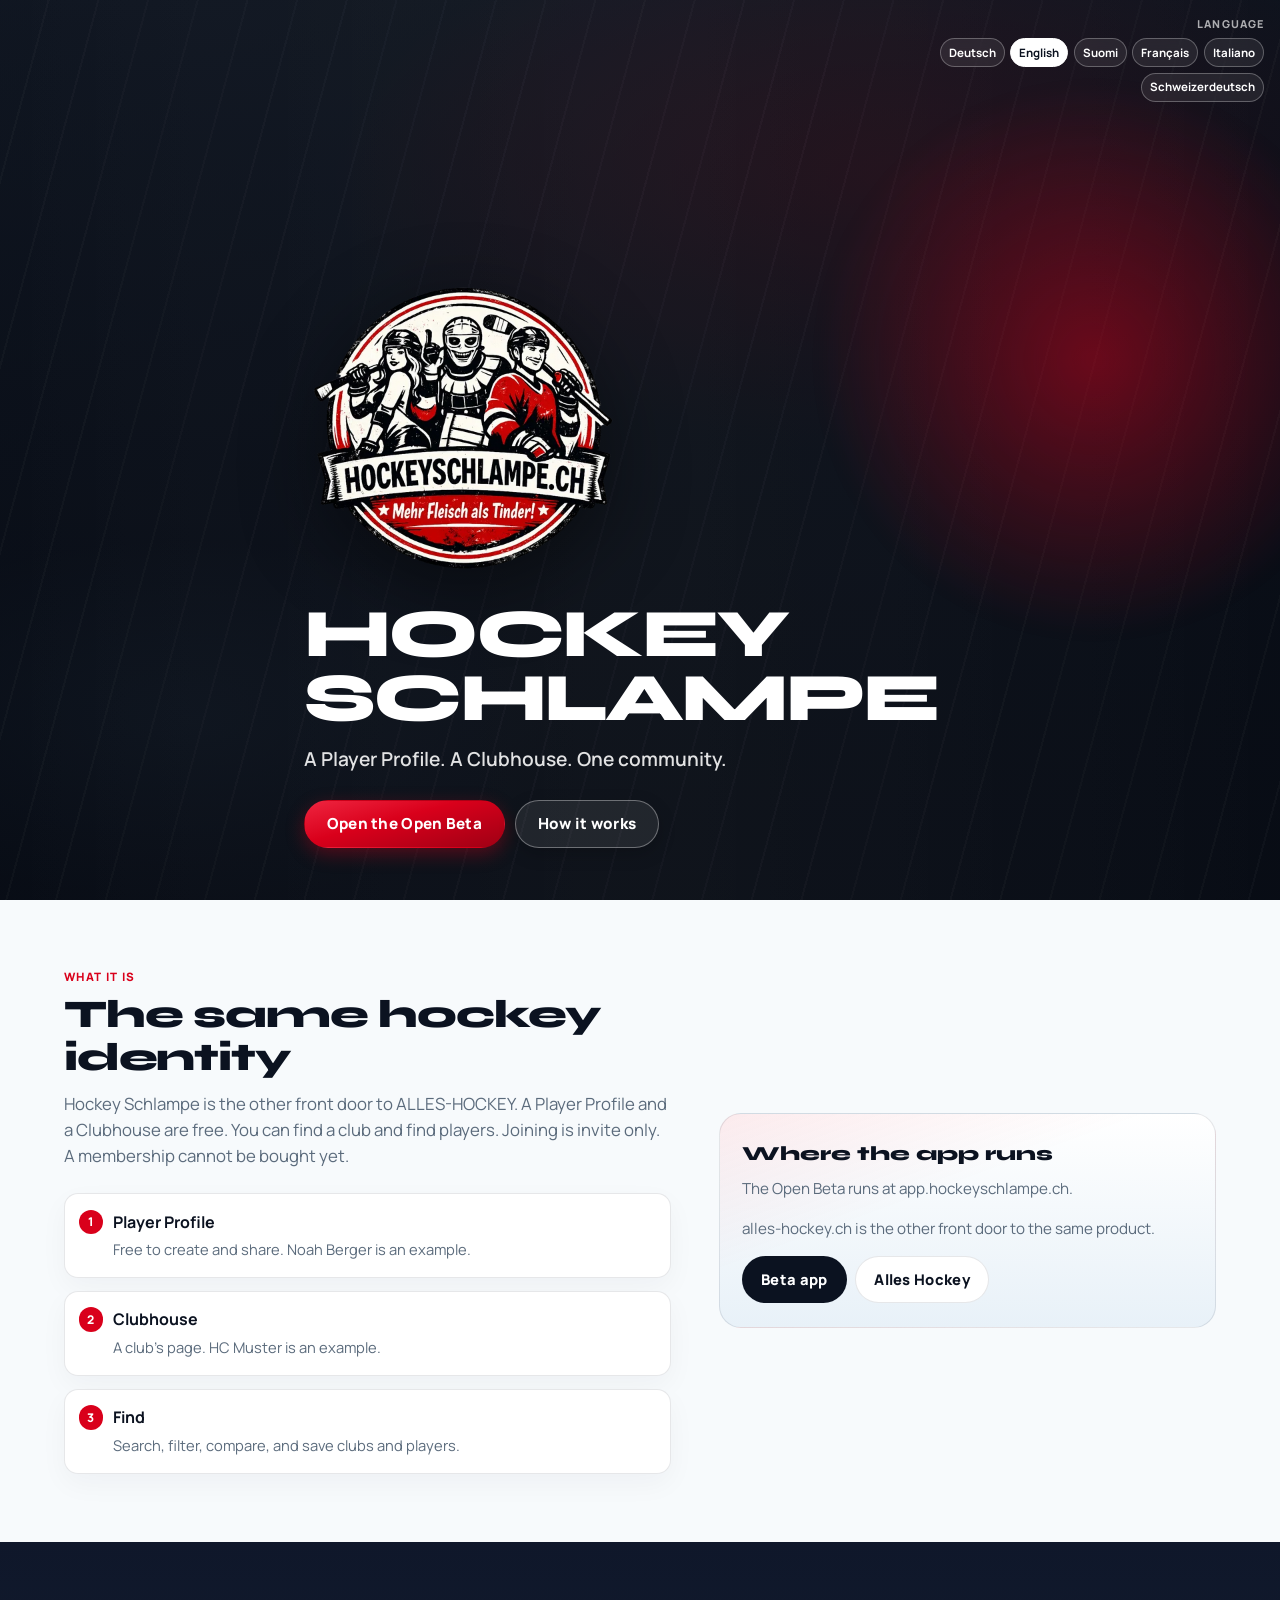
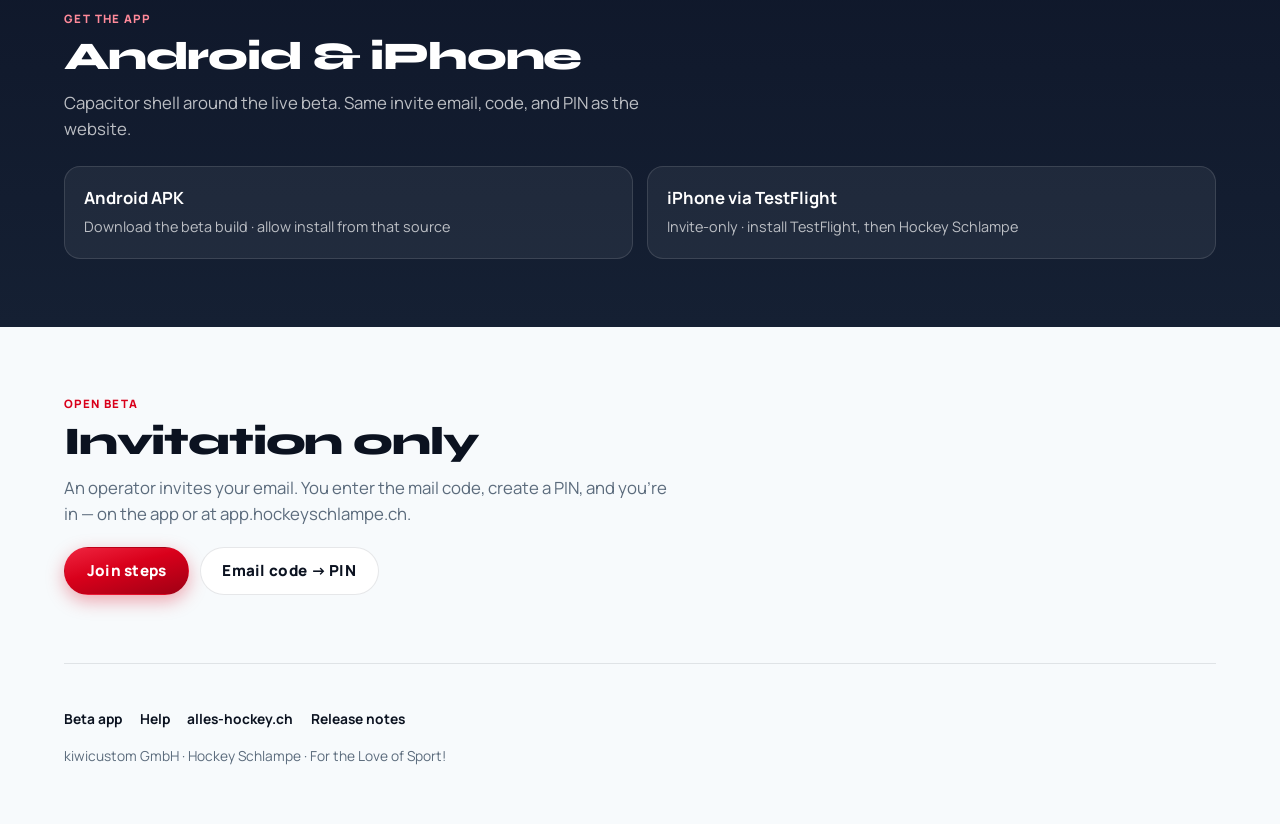
<file: index.html>
<!DOCTYPE html>
<html lang="de">
<head>
  <meta charset="utf-8" />
  <meta name="viewport" content="width=device-width, initial-scale=1" />
  <title>Hockey Schlampe — dasselbe Produkt wie ALLES-HOCKEY</title>
  <meta
    name="description"
    content="Open Beta. Ein Spielerprofil und ein Clubhaus sind gratis. Clubs finden. Spieler finden. Nur auf Einladung. Eine Mitgliedschaft kann man noch nicht kaufen."
  />
  <link rel="canonical" href="https://www.hockeyschlampe.ch/" />
  <link rel="alternate" hreflang="de" href="https://www.hockeyschlampe.ch/" />
  <link rel="alternate" hreflang="en" href="https://www.hockeyschlampe.ch/" />
  <link rel="alternate" hreflang="fi" href="https://www.hockeyschlampe.ch/" />
  <link rel="alternate" hreflang="fr" href="https://www.hockeyschlampe.ch/" />
  <link rel="alternate" hreflang="it" href="https://www.hockeyschlampe.ch/" />
  <link rel="alternate" hreflang="x-default" href="https://www.hockeyschlampe.ch/" />
  <meta name="theme-color" content="#d9001b" />
  <meta name="robots" content="index,follow,max-image-preview:large" />
  <meta property="og:type" content="website" />
  <meta property="og:site_name" content="Hockey Schlampe" />
  <meta property="og:locale" content="de_CH" />
  <meta property="og:locale:alternate" content="en_CH" />
  <meta property="og:locale:alternate" content="fr_CH" />
  <meta property="og:locale:alternate" content="it_CH" />
  <meta property="og:locale:alternate" content="fi_FI" />
  <meta property="og:url" content="https://www.hockeyschlampe.ch/" />
  <meta property="og:title" content="Hockey Schlampe" />
  <meta
    property="og:description"
    content="Der andere Eingang zu ALLES-HOCKEY. Spielerprofil, Clubhaus, Clubs finden, Spieler finden. Open Beta, nur auf Einladung."
  />
  <meta property="og:image" content="https://www.hockeyschlampe.ch/assets/brand/hs-192.png" />
  <meta property="og:image:width" content="192" />
  <meta property="og:image:height" content="192" />
  <meta name="twitter:card" content="summary" />
  <meta name="twitter:title" content="Hockey Schlampe" />
  <meta
    name="twitter:description"
    content="Der andere Eingang zu ALLES-HOCKEY. Spielerprofil, Clubhaus, Clubs finden, Spieler finden. Open Beta, nur auf Einladung."
  />
  <meta name="twitter:image" content="https://www.hockeyschlampe.ch/assets/brand/hs-192.png" />
  <link rel="icon" href="/assets/brand/hs-64.png" />
  <link rel="apple-touch-icon" href="/assets/brand/hs-192.png" />
  <link rel="preconnect" href="https://fonts.googleapis.com" />
  <link rel="preconnect" href="https://fonts.gstatic.com" crossorigin />
  <link
    href="https://fonts.googleapis.com/css2?family=Manrope:wght@500;600;700;800&family=Syne:wght@700;800&display=swap"
    rel="stylesheet"
  />
  <link rel="stylesheet" href="/css/site.css" />
  <script type="application/ld+json">
  {
    "@context": "https://schema.org",
    "@type": "WebSite",
    "name": "Hockey Schlampe",
    "url": "https://www.hockeyschlampe.ch/",
    "inLanguage": ["de", "en", "fi", "fr", "it", "gsw"],
    "description": "Open Beta. Ein Spielerprofil und ein Clubhaus sind gratis. Clubs finden. Spieler finden. Nur auf Einladung.",
    "publisher": {
      "@type": "Organization",
      "name": "kiwicustom GmbH",
      "url": "https://kiwicustom.com"
    }
  }
  </script>
</head>
<body>
  <a class="skip" href="#main" data-i18n="skip">Zum Inhalt springen</a>

  <header class="hero" role="banner">
    <div class="lang-bar">
      <div id="lang-switch" class="lang-switch"></div>
    </div>
    <div class="hero__plane" aria-hidden="true">
      <div class="hero__ice"></div>
      <div class="hero__glow"></div>
    </div>
    <div class="hero__inner">
      <div class="hero__brand">
        <img
          class="hero__logo hero__logo--wide"
          src="/assets/brand/hs_logo_with-slogan.webp"
          width="320"
          height="140"
          alt="Hockey Schlampe"
        />
        <h1 class="hero__name">Hockey Schlampe</h1>
        <p class="hero__tag" data-i18n="hero.tag">Ein Spielerprofil. Ein Clubhaus. Eine Gemeinschaft.</p>
      </div>
      <div class="hero__ctas">
        <a class="btn btn--primary" href="https://app.hockeyschlampe.ch/" data-i18n="hero.ctaBeta">Open Beta öffnen</a>
        <a class="btn btn--ghost" href="https://help.alles-hockey.ch/" data-i18n="hero.ctaHelp">So funktioniert’s</a>
      </div>
    </div>
  </header>

  <main id="main">
    <section class="section" aria-labelledby="what-title">
      <div class="split">
        <div data-reveal>
          <p class="section__kicker" data-i18n="what.kicker">Was ist das?</p>
          <h2 class="section__title" id="what-title" data-i18n="what.title">Dieselbe Hockey-Identität</h2>
          <p class="section__lead" data-i18n="what.lead">
            Hockey Schlampe ist der andere Eingang zu ALLES-HOCKEY. Ein Spielerprofil und ein Clubhaus sind gratis. Du kannst einen Club finden und Spieler finden. Der Beitritt ist nur auf Einladung. Eine Mitgliedschaft kann man noch nicht kaufen.
          </p>
          <ul class="feature-list">
            <li data-n="1">
              <strong data-i18n="feat.lm.title">Spielerprofil</strong>
              <span data-i18n="feat.lm.body">Gratis erstellen und teilen. Noah Berger ist ein Beispiel.</span>
            </li>
            <li data-n="2">
              <strong data-i18n="feat.sc.title">Clubhaus</strong>
              <span data-i18n="feat.sc.body">Die Seite eines Clubs. HC Muster ist ein Beispiel.</span>
            </li>
            <li data-n="3">
              <strong data-i18n="feat.map.title">Finden</strong>
              <span data-i18n="feat.map.body">Clubs und Spieler suchen, filtern, vergleichen und merken.</span>
            </li>
          </ul>
        </div>
        <aside class="panel" data-reveal>
          <h3 data-i18n="panel.title">Wo die App läuft</h3>
          <p data-i18n="panel.p1">
            Die Open Beta läuft unter app.hockeyschlampe.ch.
          </p>
          <p data-i18n="panel.p2">
            alles-hockey.ch ist der andere Eingang zum selben Produkt.
          </p>
          <div class="panel__links">
            <a class="btn btn--ink" href="https://app.hockeyschlampe.ch/" data-i18n="panel.ctaBeta">Beta-App</a>
            <a class="btn btn--outline" href="https://www.alles-hockey.ch/" data-i18n="panel.ctaBrowser">Alles Hockey</a>
          </div>
        </aside>
      </div>
    </section>

    <section class="band" aria-labelledby="install-title">
      <div class="section">
        <p class="section__kicker" data-i18n="install.kicker">App holen</p>
        <h2 class="section__title" id="install-title" data-i18n="install.title">Android &amp; iPhone</h2>
        <p class="section__lead" data-i18n="install.lead">
          Capacitor-Shell um die Live-Beta. Gleiche Einladungs-E-Mail, Code und PIN wie auf der Website.
        </p>
        <div class="install-grid">
          <a
            class="install-link"
            href="https://github.com/kiwicustom/hs-android-beta/releases/latest/download/alles-hockey-beta.apk"
          >
            <strong data-i18n="install.android.title">Android-APK</strong>
            <span data-i18n="install.android.body">Beta-Build laden · Installation von dieser Quelle erlauben</span>
          </a>
          <a class="install-link" href="https://help.alles-hockey.ch/help/install-ios.html">
            <strong data-i18n="install.ios.title">iPhone via TestFlight</strong>
            <span data-i18n="install.ios.body">Nur Einladung · TestFlight installieren, dann Alles Hockey</span>
          </a>
        </div>
      </div>
    </section>

    <section class="section" aria-labelledby="join-title">
      <div data-reveal>
        <p class="section__kicker" data-i18n="join.kicker">Open Beta</p>
        <h2 class="section__title" id="join-title" data-i18n="join.title">Nur auf Einladung</h2>
        <p class="section__lead" data-i18n="join.lead">
          Ein Operator lädt deine E-Mail ein. Du gibst den Mail-Code ein, erstellst eine PIN — und bist drin, in der App oder unter app.hockeyschlampe.ch.
        </p>
        <div class="hero__ctas" style="margin-top:1.25rem">
          <a class="btn btn--primary" href="https://help.alles-hockey.ch/help/join.html" data-i18n="join.ctaJoin">Beitrittsschritte</a>
          <a class="btn btn--outline" href="https://help.alles-hockey.ch/help/sign-in.html" data-i18n="join.ctaPin">E-Mail-Code → PIN</a>
        </div>
      </div>
    </section>
  </main>

  <footer class="site-footer">
    <nav data-i18n-aria="footer.nav" aria-label="Footer">
      <a href="https://app.hockeyschlampe.ch/" data-i18n="footer.beta">Beta-App</a>
      <a href="https://help.alles-hockey.ch/" data-i18n="footer.help">Hilfe</a>
      <a href="https://www.alles-hockey.ch/">alles-hockey.ch</a>
      <a href="https://help.alles-hockey.ch/docs/release-notes.html">Release notes</a>
    </nav>
    <p data-i18n="footer.tagline">kiwicustom GmbH · Hockey Schlampe · For the Love of Sport!</p>
  </footer>

  <script src="/js/i18n.js"></script>
  <script src="/js/i18n-boot.js"></script>
  <script src="/js/site.js" defer></script>
</body>
</html>
</file>
<file: css/site.css>
:root {
  --ah-red: #d9001b;
  --ah-red-deep: #9f0014;
  --ah-ink: #0b1220;
  --ah-muted: #5b6b7c;
  --ah-ice: #e8f1f8;
  --ah-paper: #f7fafc;
  --ah-line: rgba(15, 23, 42, 0.1);
  --font-display: "Syne", "Manrope", system-ui, sans-serif;
  --font-body: "Manrope", system-ui, -apple-system, sans-serif;
  --max: 72rem;
  --ease: cubic-bezier(0.22, 1, 0.36, 1);
}

*,
*::before,
*::after { box-sizing: border-box; }

html { scroll-behavior: smooth; }

body {
  margin: 0;
  font-family: var(--font-body);
  color: var(--ah-ink);
  background: var(--ah-paper);
  line-height: 1.55;
  min-height: 100vh;
  overflow-x: hidden;
}

img { max-width: 100%; display: block; }
a { color: inherit; }

.skip {
  position: absolute;
  left: -999px;
  top: 0;
  background: #fff;
  padding: 0.5rem 0.75rem;
  z-index: 100;
}
.skip:focus { left: 0.75rem; top: 0.75rem; }

/* —— Hero —— */
.hero {
  position: relative;
  min-height: 100svh;
  display: grid;
  align-items: end;
  color: #fff;
  isolation: isolate;
}

.hero__plane {
  position: absolute;
  inset: 0;
  z-index: -2;
  background:
    linear-gradient(165deg, rgba(8, 12, 20, 0.55) 0%, rgba(8, 12, 20, 0.78) 48%, rgba(8, 12, 20, 0.92) 100%),
    radial-gradient(ellipse 80% 55% at 70% 20%, rgba(217, 0, 27, 0.35), transparent 55%),
    radial-gradient(ellipse 60% 40% at 15% 80%, rgba(120, 180, 220, 0.18), transparent 50%),
    linear-gradient(180deg, #1a2332 0%, #0b1220 100%);
  overflow: hidden;
}

.hero__ice {
  position: absolute;
  inset: 0;
  background-image:
    linear-gradient(90deg, transparent 0%, rgba(255, 255, 255, 0.04) 50%, transparent 100%),
    repeating-linear-gradient(
      105deg,
      transparent 0,
      transparent 46px,
      rgba(255, 255, 255, 0.03) 46px,
      rgba(255, 255, 255, 0.03) 48px
    );
  mix-blend-mode: screen;
  opacity: 0.7;
  animation: ice-drift 18s linear infinite;
}

.hero__glow {
  position: absolute;
  width: min(70vw, 36rem);
  height: min(70vw, 36rem);
  border-radius: 50%;
  background: radial-gradient(circle, rgba(217, 0, 27, 0.45), transparent 68%);
  filter: blur(8px);
  top: 8%;
  right: -8%;
  animation: glow-pulse 7s var(--ease) infinite alternate;
  pointer-events: none;
}

@keyframes ice-drift {
  from { transform: translate3d(0, 0, 0); }
  to { transform: translate3d(-48px, 12px, 0); }
}

@keyframes glow-pulse {
  from { opacity: 0.65; transform: scale(1); }
  to { opacity: 1; transform: scale(1.08); }
}

.hero__inner {
  width: min(100% - 2rem, 42rem);
  margin: 0 auto;
  padding: 5.5rem 0 3.25rem;
}

.hero__brand {
  display: flex;
  flex-direction: column;
  align-items: flex-start;
  gap: 0.85rem;
  margin: 0 0 1.5rem;
}

.hero__logo {
  width: clamp(7.5rem, 28vw, 11rem);
  height: auto;
  filter: drop-shadow(0 18px 40px rgba(0, 0, 0, 0.45));
  animation: logo-in 0.9s var(--ease) both;
}
.hero__logo--wide {
  width: clamp(12rem, 52vw, 20rem);
}

.hero__name {
  margin: 0;
  font-family: var(--font-display);
  font-weight: 800;
  font-size: clamp(2.4rem, 9vw, 4.25rem);
  letter-spacing: -0.04em;
  line-height: 0.95;
  text-transform: uppercase;
  animation: rise 0.85s var(--ease) 0.12s both;
}

.hero__tag {
  margin: 0;
  max-width: 28rem;
  font-size: clamp(1.02rem, 2.6vw, 1.2rem);
  font-weight: 600;
  color: rgba(255, 255, 255, 0.88);
  animation: rise 0.85s var(--ease) 0.22s both;
}

.hero__ctas {
  display: flex;
  flex-wrap: wrap;
  align-items: stretch;
  gap: 0.65rem;
  margin: 1.6rem 0 0;
  animation: rise 0.85s var(--ease) 0.34s both;
}

.hero__ctas .btn {
  min-height: 3rem;
  padding: 0.85rem 1.35rem;
  font-size: 0.95rem;
  line-height: 1.15;
}

@keyframes logo-in {
  from { opacity: 0; transform: translateY(18px) scale(0.94); }
  to { opacity: 1; transform: none; }
}

@keyframes rise {
  from { opacity: 0; transform: translateY(22px); }
  to { opacity: 1; transform: none; }
}

.btn {
  display: inline-flex;
  align-items: center;
  justify-content: center;
  gap: 0.4rem;
  min-height: 2.85rem;
  padding: 0.7rem 1.15rem;
  border-radius: 999px;
  font: inherit;
  font-weight: 800;
  font-size: 0.92rem;
  letter-spacing: 0.02em;
  text-decoration: none;
  border: 1px solid transparent;
  cursor: pointer;
  transition: transform 160ms var(--ease), filter 160ms var(--ease), background 160ms ease;
}

.btn:hover { transform: translateY(-1px); filter: brightness(1.05); }
.btn:active { transform: translateY(0); }

.btn--primary {
  background: linear-gradient(165deg, #ef2540 0%, var(--ah-red) 42%, var(--ah-red-deep) 100%);
  color: #fff;
  /* Tight glow — a large shadow reads as a taller/wider control next to ghost. */
  box-shadow: 0 6px 18px rgba(217, 0, 27, 0.34);
}

.btn--ghost {
  background: rgba(255, 255, 255, 0.08);
  color: #fff;
  border-color: rgba(255, 255, 255, 0.34);
  backdrop-filter: blur(8px);
  box-shadow: 0 6px 18px rgba(0, 0, 0, 0.18);
}

.btn--ink {
  background: var(--ah-ink);
  color: #fff;
}

.btn--outline {
  background: #fff;
  color: var(--ah-ink);
  border-color: var(--ah-line);
}

/* —— Sections —— */
.section {
  width: min(100% - 2rem, var(--max));
  margin: 0 auto;
  padding: 4.25rem 0;
}

.section__kicker {
  margin: 0 0 0.45rem;
  font-size: 0.72rem;
  font-weight: 800;
  letter-spacing: 0.12em;
  text-transform: uppercase;
  color: var(--ah-red);
}

.section__title {
  margin: 0 0 0.75rem;
  font-family: var(--font-display);
  font-size: clamp(1.7rem, 4vw, 2.45rem);
  font-weight: 800;
  letter-spacing: -0.03em;
  line-height: 1.1;
}

.section__lead {
  margin: 0;
  max-width: 38rem;
  color: var(--ah-muted);
  font-size: 1.05rem;
}

.split {
  display: grid;
  gap: 1.75rem;
}

@media (min-width: 860px) {
  .split {
    grid-template-columns: 1.1fr 0.9fr;
    align-items: center;
    gap: 3rem;
  }
}

.feature-list {
  list-style: none;
  margin: 1.5rem 0 0;
  padding: 0;
  display: grid;
  gap: 0.85rem;
}

.feature-list li {
  position: relative;
  padding: 0.95rem 1rem 0.95rem 3rem;
  border-radius: 14px;
  background: #fff;
  border: 1px solid var(--ah-line);
  box-shadow: 0 10px 28px rgba(15, 23, 42, 0.04);
}

.feature-list li::before {
  content: attr(data-n);
  position: absolute;
  left: 0.85rem;
  top: 0.95rem;
  width: 1.55rem;
  height: 1.55rem;
  border-radius: 999px;
  background: var(--ah-red);
  color: #fff;
  font-size: 0.75rem;
  font-weight: 800;
  display: grid;
  place-items: center;
}

.feature-list strong {
  display: block;
  margin-bottom: 0.15rem;
  font-size: 1rem;
}

.feature-list span {
  color: var(--ah-muted);
  font-size: 0.92rem;
}

.panel {
  border-radius: 22px;
  padding: 1.5rem 1.35rem;
  background:
    linear-gradient(160deg, rgba(217, 0, 27, 0.08), transparent 40%),
    linear-gradient(180deg, #fff, var(--ah-ice));
  border: 1px solid var(--ah-line);
}

.panel h3 {
  margin: 0 0 0.5rem;
  font-family: var(--font-display);
  font-size: 1.25rem;
  font-weight: 800;
}

.panel p {
  margin: 0 0 1rem;
  color: var(--ah-muted);
  font-size: 0.95rem;
}

.panel__links {
  display: flex;
  flex-wrap: wrap;
  gap: 0.5rem;
}

.band {
  background: linear-gradient(180deg, #0f172a 0%, #152033 100%);
  color: #fff;
}

.band .section__kicker { color: #ff8a9a; }
.band .section__lead { color: rgba(255, 255, 255, 0.72); }

.install-grid {
  display: grid;
  gap: 0.85rem;
  margin-top: 1.5rem;
}

@media (min-width: 720px) {
  .install-grid { grid-template-columns: 1fr 1fr; }
}

.install-link {
  display: block;
  padding: 1.15rem 1.2rem;
  border-radius: 16px;
  text-decoration: none;
  background: rgba(255, 255, 255, 0.06);
  border: 1px solid rgba(255, 255, 255, 0.12);
  transition: background 160ms ease, transform 160ms var(--ease);
}

.install-link:hover {
  background: rgba(255, 255, 255, 0.1);
  transform: translateY(-2px);
}

.install-link strong {
  display: block;
  font-size: 1.05rem;
  margin-bottom: 0.2rem;
}

.install-link span {
  color: rgba(255, 255, 255, 0.7);
  font-size: 0.9rem;
}

.site-footer {
  width: min(100% - 2rem, var(--max));
  margin: 0 auto;
  padding: 2rem 0 2.75rem;
  border-top: 1px solid var(--ah-line);
  color: var(--ah-muted);
  font-size: 0.86rem;
}

.site-footer nav {
  display: flex;
  flex-wrap: wrap;
  gap: 0.85rem 1.1rem;
  margin: 0.75rem 0 1rem;
}

.site-footer a {
  font-weight: 700;
  text-decoration: none;
  color: var(--ah-ink);
}

.site-footer a:hover { color: var(--ah-red); }

/* —— Language —— */
.lang-bar {
  position: absolute;
  top: 1rem;
  right: 1rem;
  z-index: 2;
}
.lang-switch {
  display: flex;
  flex-direction: column;
  align-items: flex-end;
  gap: 0.35rem;
}
.lang-switch__label {
  font-size: 0.68rem;
  font-weight: 800;
  letter-spacing: 0.1em;
  text-transform: uppercase;
  color: rgba(255, 255, 255, 0.65);
}
.lang-switch__group {
  display: flex;
  flex-wrap: wrap;
  justify-content: flex-end;
  gap: 0.35rem;
  max-width: min(100vw - 2rem, 22rem);
}
.lang-switch__btn {
  appearance: none;
  border: 1px solid rgba(255, 255, 255, 0.28);
  background: rgba(255, 255, 255, 0.08);
  color: #fff;
  font: inherit;
  font-size: 0.72rem;
  font-weight: 700;
  padding: 0.28rem 0.5rem;
  border-radius: 999px;
  cursor: pointer;
  backdrop-filter: blur(8px);
  transition: background 140ms ease, border-color 140ms ease;
}
.lang-switch__btn:hover {
  background: rgba(255, 255, 255, 0.16);
}
.lang-switch__btn.is-active {
  background: #fff;
  color: var(--ah-ink);
  border-color: #fff;
}

@media (prefers-reduced-motion: reduce) {
  *,
  *::before,
  *::after {
    animation: none !important;
    transition: none !important;
  }
}

[data-reveal] {
  opacity: 0;
  transform: translateY(18px);
  transition: opacity 0.7s var(--ease), transform 0.7s var(--ease);
}
[data-reveal].is-in {
  opacity: 1;
  transform: none;
}
</file>
